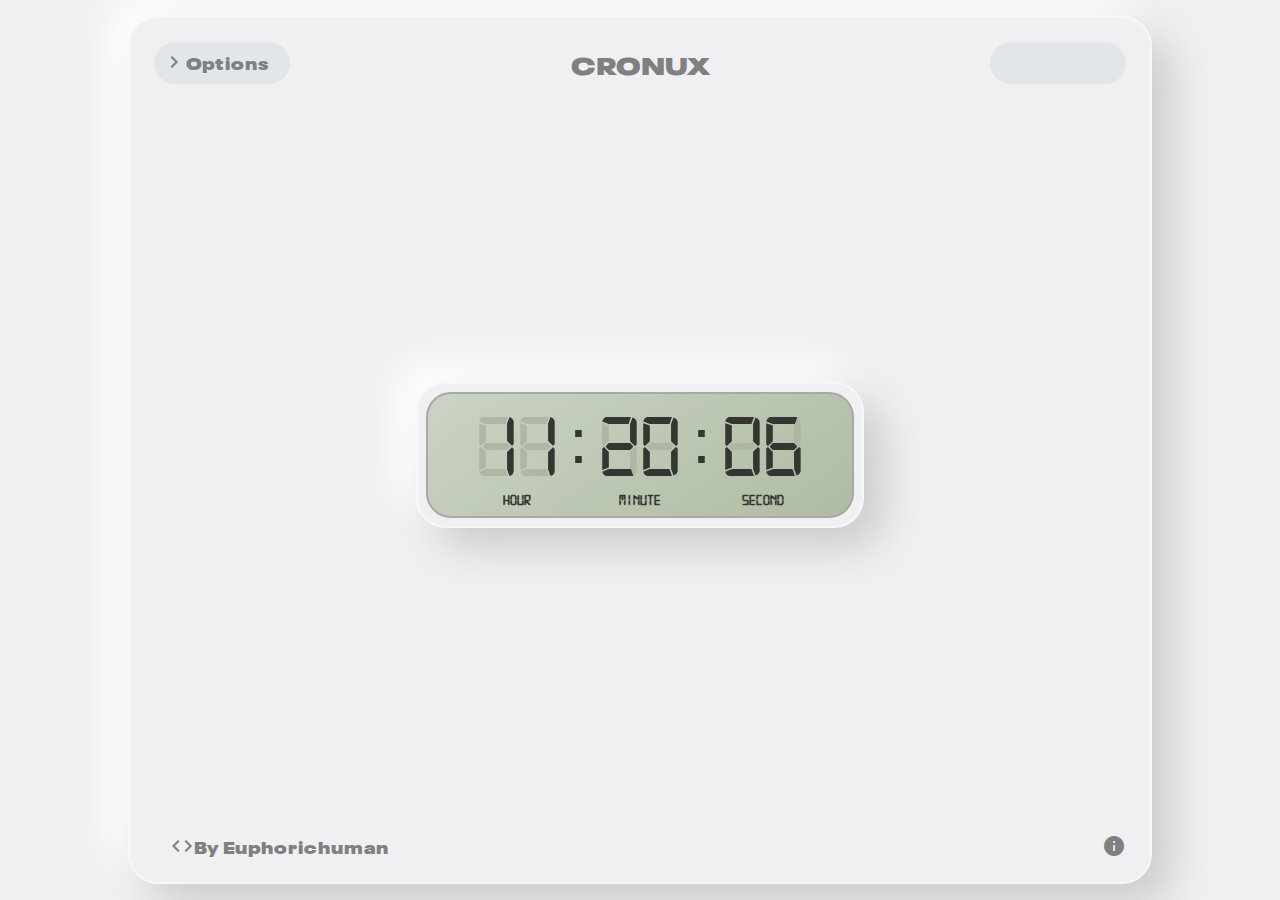
<file: clock.html>
<!DOCTYPE html>
<html lang="en">

<head>
    <meta charset="UTF-8">
    <meta http-equiv="X-UA-Compatible" content="IE=edge">
    <meta name="viewport" content="width=device-width, initial-scale=1.0">
    <title>Cronux</title>

    <!--CSS stylesheets-->
    <link rel="stylesheet" href="./css/style.css" id="general-style">
    <link rel="stylesheet" href="./css/clockStyle.css" id="clock-style">
    <link rel="stylesheet" href="./css/stopwatchStyle.css" id="stopwatch-style">
    <link rel="stylesheet" href="./css/timerStyle.css" id="timer-style">

    <link rel="stylesheet" href="https://fonts.googleapis.com/icon?family=Material+Icons">
</head>

<body>
    <div class="box">
        <header>
            <ul class="dropdown" id="dropdown">
                <div class="options-dropdown">
                    <i class="material-icons" id="dropdown-icon">chevron_right</i>
                    <input type="text" value="Options" readonly="" id="input-option">
                </div>

                <!--Options list dropdown-->
                <ul class="options" id="options">
                    <li opName="Clock"><a href="./clock.html">Clock</a></li>
                    <li opName="Stopwatch"><a href="./stopwatch.html">Stopwatch</a></li>
                    <li opNme="Timer"><a href="./timer.html">Timer</a></li>
                </ul>
            </ul>
            <p>CRONUX</p>
            <div class="dark-mode">
                <i class="material-icons" id="dark-mode" onclick="darkMode();"></i>
            </div>
        </header>
        <div class="box-clock">
            <div class="digital-clock">
                <div class="clock-field">
                    <div class="numbers">
                        <p class="hours" id="hr">00</p>
                        <p class="placeholder">88</p>
                        <p class="type">hour</p>
                    </div>
                    <div class="colon">
                        <p>:</p>
                    </div>
                    <div class="numbers">
                        <p class="minutes" id="min">00</p>
                        <p class="placeholder">88</p>
                        <p class="type">minute</p>
                    </div>
                    <div class="colon">
                        <p>:</p>
                    </div>
                    <div class="numbers">
                        <p class="seconds" id="sec">00</p>
                        <p class="placeholder">88</p>
                        <p class="type">second</p>
                    </div>
                </div>
            </div>
        </div>
        <footer>
            <div class="author-info">
                <a href="https://github.com/Euphorichuman" target="_blank" rel="noopener noreferrer" class="material-icons" id="code-icon">code</a>
                <a href="https://github.com/Euphorichuman" target="_blank" rel="noopener noreferrer" class="author-link">By Euphorichuman</a>
            </div>
            <div class="tools">
                <a href="https://github.com/Euphorichuman/TimerWeb/blob/main/README.md" target="_blank" rel="noopener noreferrer" class="material-icons" id="info-icon">info</a>
            </div>
        </footer>
    </div>
    <script src="./javascript/clockCode.js"></script>
    <script src="./javascript/darkModeCode.js"></script>

    <!-- Script to show the menu (dropdown) of options-->
    <script type="text/javascript">
        var dropdown = document.getElementById("dropdown");

        dropdown.addEventListener("click", function() {
            this.classList.toggle("show");
        });
    </script>
</body>

</html>
</file>
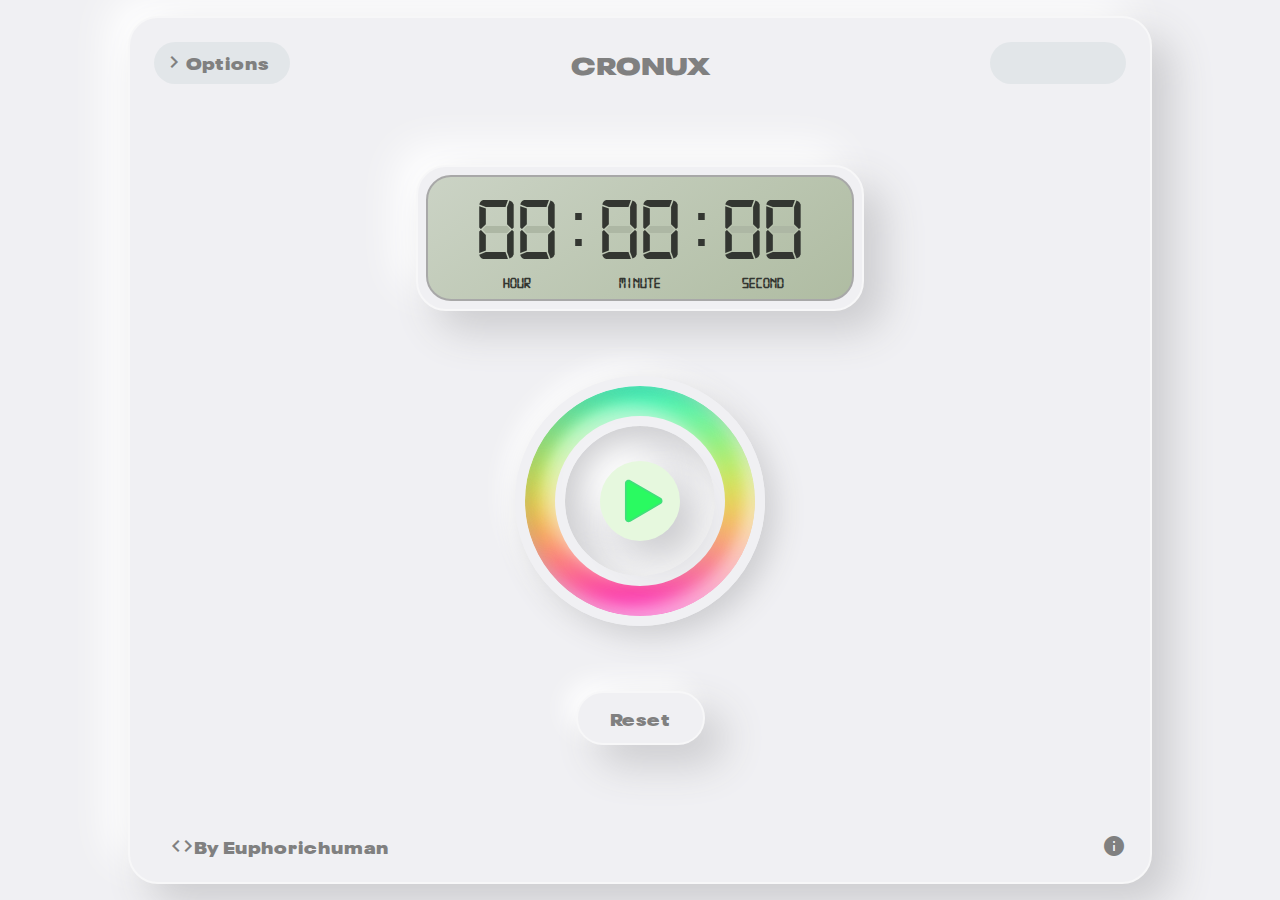
<file: stopwatch.html>
<!DOCTYPE html>
<html lang="en">

<head>
    <meta charset="UTF-8">
    <meta http-equiv="X-UA-Compatible" content="IE=edge">
    <meta name="viewport" content="width=device-width, initial-scale=1.0">
    <title>Cronux</title>

    <!--CSS stylesheets-->
    <link rel="stylesheet" href="./css/style.css" id="general-style">
    <link rel="stylesheet" href="./css/clockStyle.css" id="clock-style">
    <link rel="stylesheet" href="./css/stopwatchStyle.css" id="stopwatch-style">
    <link rel="stylesheet" href="./css/timerStyle.css" id="timer-style">

    <link rel="stylesheet" href="https://fonts.googleapis.com/icon?family=Material+Icons">
</head>

<body>
    <div class="box">
        <header>
            <ul class="dropdown" id="dropdown">
                <div class="options-dropdown">
                    <i class="material-icons" id="dropdown-icon">chevron_right</i>
                    <input type="text" value="Options" readonly="" id="input-option">
                </div>

                <!--Options list dropdown-->
                <ul class="options" id="options">
                    <li opName="Clock"><a href="./clock.html">Clock</a></li>
                    <li opName="Stopwatch"><a href="./stopwatch.html">Stopwatch</a></li>
                    <li opNme="Timer"><a href="./timer.html">Timer</a></li>
                </ul>
            </ul>
            <p>CRONUX</p>
            <div class="dark-mode">
                <i class="material-icons" id="dark-mode" onclick="darkMode();">light_mode</i>
            </div>
        </header>
        <div class="box-clock">
            <div class="digital-clock">
                <div class="clock-field">
                    <div class="numbers">
                        <p class="hours" id="hr">00</p>
                        <p class="placeholder">88</p>
                        <p class="type">hour</p>
                    </div>
                    <div class="colon">
                        <p>:</p>
                    </div>
                    <div class="numbers">
                        <p class="minutes" id="min">00</p>
                        <p class="placeholder">88</p>
                        <p class="type">minute</p>
                    </div>
                    <div class="colon">
                        <p>:</p>
                    </div>
                    <div class="numbers">
                        <p class="seconds" id="sec">00</p>
                        <p class="placeholder">88</p>
                        <p class="type">second</p>
                    </div>
                </div>
            </div>
        </div>
        <div class="outer-circle">
            <span class="circularProgressBar"></span>
            <span class="circularProgressBar"></span>
            <span class="circularProgressBar"></span>
            <span class="circularProgressBar"></span>
            <span class="circularProgressBar"></span>

            <div class="middle-circle">
                <button onclick="startStopwatch()" class="inner-circle" id="play-circle">
                    <div class="play-button" id="play">
                        <img src="./source/play.svg" alt="Play button">
                    </div>
                </button>
            </div>
        </div>
        <button class="reset-button" onclick="resetStopwatch()">Reset</button>
        <footer>
            <div class="author-info">
                <a href="https://github.com/Euphorichuman" target="_blank" rel="noopener noreferrer" class="material-icons" id="code-icon">code</a>
                <a href="https://github.com/Euphorichuman" target="_blank" rel="noopener noreferrer" class="author-link">By Euphorichuman</a>
            </div>
            <div class="tools">
                <a href="https://github.com/Euphorichuman/TimerWeb/blob/main/README.md" target="_blank" rel="noopener noreferrer" class="material-icons" id="info-icon">info</a>
            </div>
        </footer>
    </div>
    <script src="./javascript/stopwatchCode.js"></script>
    <script src="./javascript/darkModeCode.js"></script>
    <script type="text/javascript">
        var dropdown = document.getElementById("dropdown");

        dropdown.addEventListener("click", function() {
            this.classList.toggle("show");
        });
    </script>
</body>

</html>
</file>
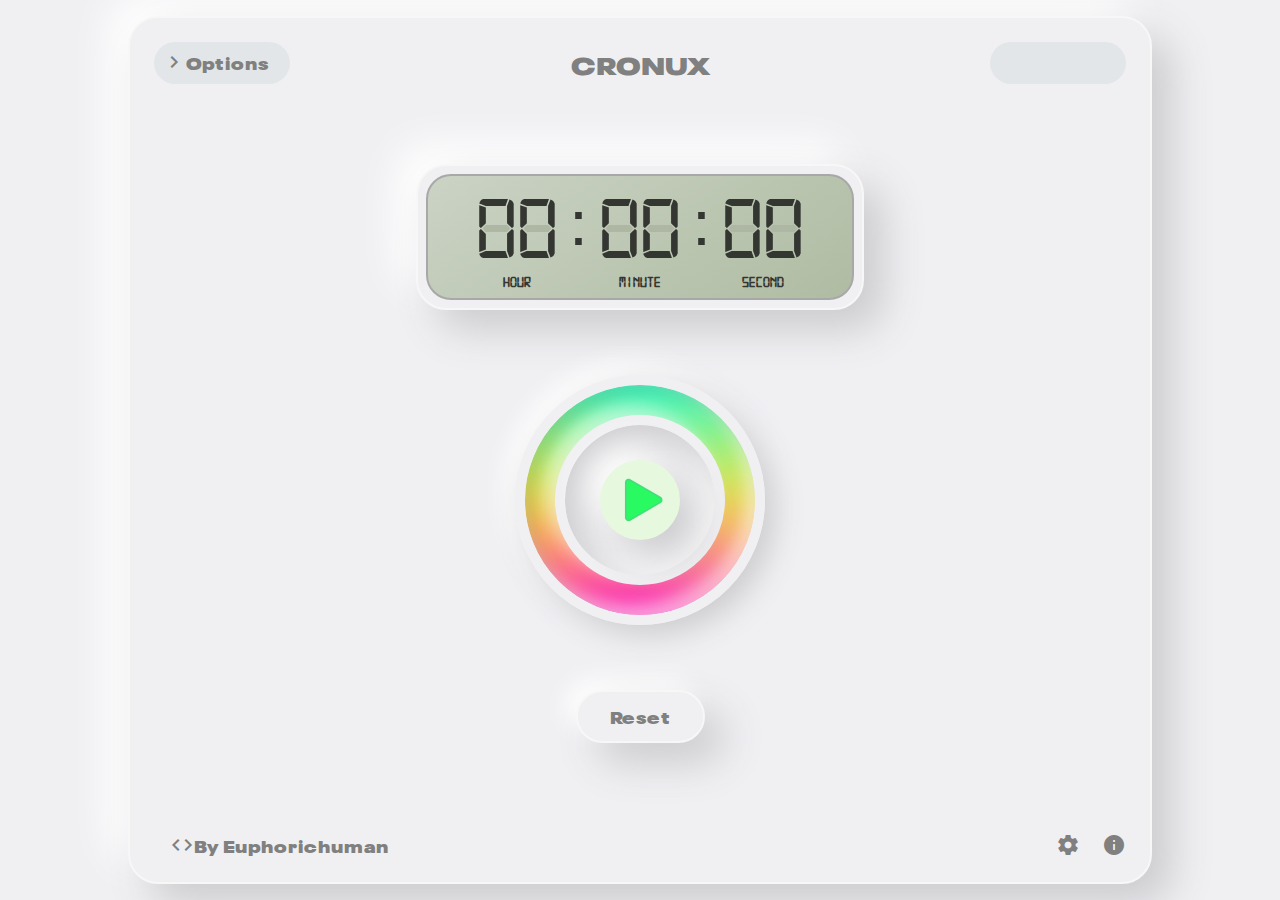
<file: timer.html>
<!DOCTYPE html>
<html lang="en">

<head>
    <meta charset="UTF-8">
    <meta http-equiv="X-UA-Compatible" content="IE=edge">
    <meta name="viewport" content="width=device-width, initial-scale=1.0">
    <title>Cronux</title>

    <!--CSS stylesheets-->
    <link rel="stylesheet" href="./css/style.css" id="general-style">
    <link rel="stylesheet" href="./css/clockStyle.css" id="clock-style">
    <link rel="stylesheet" href="./css/stopwatchStyle.css" id="stopwatch-style">
    <link rel="stylesheet" href="./css/timerStyle.css" id="timer-style">

    <link rel="stylesheet" href="https://fonts.googleapis.com/icon?family=Material+Icons">
</head>

<body>
    <div class="box">
        <header>
            <ul class="dropdown" id="dropdown">
                <div class="options-dropdown">
                    <i class="material-icons" id="dropdown-icon">chevron_right</i>
                    <input type="text" value="Options" readonly="" id="input-option">
                </div>

                <!--Options list dropdown-->
                <ul class="options" id="options">
                    <li opName="Clock"><a href="./clock.html">Clock</a></li>
                    <li opName="Stopwatch"><a href="./stopwatch.html">Stopwatch</a></li>
                    <li opNme="Timer"><a href="./timer.html">Timer</a></li>
                </ul>
            </ul>
            <p>CRONUX</p>
            <div class="dark-mode">
                <i class="material-icons" id="dark-mode" onclick="darkMode();">light_mode</i>
            </div>
        </header>

        <div class="timer-settings-box" id="timer-settings">
            <div>
                <p>Edit timer information</p>
                <button onclick="showTimerOptions()" class="material-icons" id="minimize">close</button>
            </div>
            <div>
                <p>Hours</p>
                <div class="hours-selector">
                    <button onclick="updateHours(this.id)" class="material-icons" id="sub-hr">horizontal_rule</button>
                    <p id="hours">00</p>
                    <button onclick="updateHours(this.id)" class="material-icons" id="add-hr">add</button>
                </div>
            </div>
            <div>
                <p>Minutes</p>
                <div class="minutes-selector">
                    <button onclick="updateMinutes(this.id)" class="material-icons" id="sub-min">horizontal_rule</button>
                    <p id="minutes">00</p>
                    <button onclick="updateMinutes(this.id)" class="material-icons" id="add-min">add</button>
                </div>
            </div>
            <div>
                <p>Seconds</p>
                <div class="seconds-selector">
                    <button onclick="updateSeconds(this.id)" class="material-icons" id="sub-sec">horizontal_rule</button>
                    <p id="seconds">00</p>
                    <button onclick="updateSeconds(this.id)" class="material-icons" id="add-sec">add</button>
                </div>
            </div>
            <button onclick="updateClockSettings()" class="accept-button">Accept</button>
        </div>

        <div class="box-clock">
            <div class="digital-clock">
                <div class="clock-field">
                    <div class="numbers">
                        <p class="hours" id="hr">00</p>
                        <p class="placeholder">88</p>
                        <p class="type">hour</p>
                    </div>
                    <div class="colon">
                        <p>:</p>
                    </div>
                    <div class="numbers">
                        <p class="minutes" id="min">00</p>
                        <p class="placeholder">88</p>
                        <p class="type">minute</p>
                    </div>
                    <div class="colon">
                        <p>:</p>
                    </div>
                    <div class="numbers">
                        <p class="seconds" id="sec">00</p>
                        <p class="placeholder">88</p>
                        <p class="type">second</p>
                    </div>
                </div>
            </div>
        </div>
        <div class="outer-circle">
            <span class="circularProgressBar"></span>
            <span class="circularProgressBar"></span>
            <span class="circularProgressBar"></span>
            <span class="circularProgressBar"></span>
            <span class="circularProgressBar"></span>

            <div class="middle-circle">
                <button onclick="startTimer()" class="inner-circle" id="play-circle">
                    <div class="play-button" id="play">
                        <img src="./source/play.svg" alt="Play button">
                    </div>
                </button>
            </div>
        </div>
        <button class="reset-button" onclick="resetTimer()">Reset</button>
        <footer>
            <div class="author-info">
                <a href="https://github.com/Euphorichuman" target="_blank" rel="noopener noreferrer" class="material-icons" id="code-icon">code</a>
                <a href="https://github.com/Euphorichuman" target="_blank" rel="noopener noreferrer" class="author-link">By Euphorichuman</a>
            </div>
            <div class="tools">
                <button onclick="showTimerOptions()" class="material-icons" id="settings-icon">settings</button>
                <a href="https://github.com/Euphorichuman/TimerWeb/blob/main/README.md" target="_blank" rel="noopener noreferrer" class="material-icons" id="info-icon">info</a>
                <!--<a class="material-icons" id="settings-icon">settings</a>-->
            </div>
        </footer>
    </div>
    <script src="./javascript/timerCode.js"></script>
    <script src="./javascript/darkModeCode.js"></script>
    <script type="text/javascript">
        var dropdown = document.getElementById("dropdown");

        dropdown.addEventListener("click", function() {
            this.classList.toggle("show");
        });
    </script>
</body>

</html>
</file>
<file: css/style.css>
/* Import fonts */

@import url('https://fonts.googleapis.com/css2?family=Nunito+Sans:wght@300;400&display=swap');

/*@import url('//db.onlinewebfonts.com/c/d3a85c6c38eeb78ad624d05db74526bd?family=Neue+Plak+W01');

@font-face {
    font-family: "Neue Plak W01";
    src: url("//db.onlinewebfonts.com/t/d3a85c6c38eeb78ad624d05db74526bd.eot");
    src: url("//db.onlinewebfonts.com/t/d3a85c6c38eeb78ad624d05db74526bd.eot?#iefix") format("embedded-opentype"), url("//db.onlinewebfonts.com/t/d3a85c6c38eeb78ad624d05db74526bd.woff2") format("woff2"), url("//db.onlinewebfonts.com/t/d3a85c6c38eeb78ad624d05db74526bd.woff") format("woff"), url("//db.onlinewebfonts.com/t/d3a85c6c38eeb78ad624d05db74526bd.ttf") format("truetype"), url("//db.onlinewebfonts.com/t/d3a85c6c38eeb78ad624d05db74526bd.svg#Neue Plak W01") format("svg");
}*/

@font-face {
    font-family: "Neue Plak W01";
    src: url('../source/Neue-Plak-W01-Wide-ExtraBlack.ttf');
}

@font-face {
    font-family: 'digital-7';
    src: url('../source/digital-7.ttf');
}

:root {
    /* Colors */
    --light-gray: #f0f0f3;
    --text-color: #808080;
    --highlight-color: #e2e6e9;
    --light-color: #ffffff;
    --shadow-color: #cccccf;
}

body {
    font-family: 'digital-7', sans-serif;
    background: var(--light-gray);
}

.box {
    position: absolute;
    display: flex;
    flex-direction: column;
    justify-content: space-between;
    min-height: 663px;
    min-width: 491.33px;
    left: 10%;
    right: 10%;
    top: 1rem;
    bottom: 1rem;
    z-index: 0;
    background: var(--light-gray);
    border-radius: 30px;
    border: 2px solid #f7f7f8;
    box-shadow: 20px 20px 40px var(--shadow-color), -20px -20px 40px var(--light-color);
}

header {
    display: flex;
    justify-content: space-between;
    padding: 1.5em 1.5em 1em 1.5em;
}

header p {
    font-family: 'Neue Plak W01', sans-serif;
    align-self: center;
    font-size: 25px;
    color: var(--text-color);
    margin: 0%;
}

header .dropdown {
    font-family: 'Neue Plak W01', sans-serif;
    margin: 0;
    padding: 0;
    width: 8.5em;
    height: 41.59px;
    z-index: 3;
    background: var(--highlight-color);
    border-radius: 50px;
    cursor: pointer;
}

header .dropdown .options-dropdown {
    display: flex;
    align-items: center;
    margin-top: 0.5em;
    margin-left: 0.5em;
}

header .dropdown input {
    font-family: 'Neue Plak W01', sans-serif;
    position: absolute;
    margin: 1.5em;
    padding: 0%;
    font-size: 16px;
    color: var(--text-color);
    cursor: pointer;
    border: none;
    outline: none;
    background: none;
    -webkit-appearance: none;
}

header .dropdown i {
    color: var(--text-color);
    transition: all 500ms ease-in-out;
}

.dropdown.show i {
    transform: rotate(90deg);
    transition: all 500ms ease-in-out;
}

.options {
    position: absolute;
    top: 80px;
    width: 8.5em;
    padding: 0;
    background: var(--light-gray);
    border-radius: 30px;
    border: 2px solid #f7f7f8;
    box-shadow: 20px 20px 40px var(--shadow-color), -10px -10px 20px var(--light-color);
    visibility: hidden;
    opacity: 0;
    transition: all 500ms ease-in-out;
}

.dropdown.show .options {
    visibility: visible;
    opacity: 1;
    transition: all 500ms ease-in-out;
}

.options li {
    display: flex;
    position: relative;
    padding: 0.5em 1em;
    color: var(--text-color);
    list-style-type: none;
}

.options li:first-child {
    border-top-left-radius: 30px;
    border-top-right-radius: 30px;
}

.options li:last-child {
    border-bottom-left-radius: 30px;
    border-bottom-right-radius: 30px;
}

.options li:hover {
    background-color: var(--highlight-color);
}

.options li a {
    width: 100%;
    color: var(--text-color);
    text-decoration: none;
}

header .dark-mode {
    display: flex;
    align-items: center;
    justify-content: center;
    width: 136px;
    background-color: var(--highlight-color);
    color: var(--text-color);
    border-radius: 50px;
    cursor: pointer;
}

footer {
    display: flex;
    justify-content: space-between;
    padding: 1.5em;
}

footer .author-info {
    display: flex;
    align-items: center;
}

footer div a {
    font-family: 'Neue Plak W01', sans-serif;
    color: var(--text-color);
    text-decoration: none;
}

footer div button {
    color: var(--text-color);
    background: var(--light-gray);
    border: none;
    outline: none;
    cursor: pointer;
    -webkit-appearance: none;
}

footer .tools {
    display: flex;
    align-items: center;
}

#code-icon {
    margin-left: 16px;
}

#settings-icon {
    margin-right: 16px;
}
</file>
<file: css/clockStyle.css>
.box-clock {
    align-self: center;
    background: var(--light-gray);
    border-radius: 30px;
    border: 2px solid #f7f7f8;
    box-shadow: 20px 20px 40px var(--shadow-color), -20px -20px 40px var(--light-color);
}

.digital-clock {
    margin: 8px;
    padding: 0.5rem 3rem;
    border: #a8a8a8 solid 2px;
    border-radius: 25px;
    background: linear-gradient(145deg, #cbd3c5, #afbca2);
}

.clock-field {
    display: flex;
    justify-content: space-between;
}

.clock-field div {
    display: inline-block;
    position: relative;
}

.clock-field div p {
    color: #333631;
    font-size: 90px;
    margin: 0;
    position: relative;
    z-index: 2;
}

.clock-field .numbers .placeholder {
    color: #adb7a4;
    position: absolute;
    top: 0;
    z-index: 1;
}

.clock-field .numbers .type {
    font-size: 15px;
    color: #333631;
    font-weight: bold;
    text-align: center;
    text-transform: uppercase;
}
</file>
<file: css/stopwatchStyle.css>
.outer-circle {
    position: relative;
    display: flex;
    align-self: center;
    justify-content: center;
    align-items: center;
    height: 230px;
    width: 230px;
    border-radius: 50%;
    border: var(--light-gray) solid 10px;
    overflow: hidden;
    box-shadow: 10px 10px 30px var(--shadow-color), -10px -10px 25px var(--light-color), inset 10px 10px 15px rgba(0, 0, 0, 0.1), inset -10px -10px 15px rgba(255, 255, 255, 0.5);
}

.outer-circle span {
    position: absolute;
    width: 100%;
    height: 100%;
    border-radius: 50%;
    background: linear-gradient(#14ffe9, #ffeb3b, #ff00e0);
    filter: blur(30px);
    z-index: -1;
}

@keyframes animate {
    0% {
        transform: rotate(0deg);
    }
    100% {
        transform: rotate(360deg);
    }
}

.middle-circle {
    display: flex;
    align-self: center;
    justify-content: center;
    align-items: center;
    height: 150px;
    width: 150px;
    border-radius: 50%;
    border: var(--light-gray) solid 10px;
    background: var(--light-gray);
    box-shadow: 10px 10px 415px rgba(0, 0, 0, 0.1), -10px -10px 15px rgba(255, 255, 255, 0.5), inset 20px 20px 40px var(--shadow-color), inset -15px -15px 35px var(--light-color);
}

.inner-circle {
    display: flex;
    align-self: center;
    justify-content: center;
    align-items: center;
    border: 0;
    /*border: transparent solid 5px;*/
    cursor: pointer;
    height: 80px;
    width: 80px;
    border-radius: 50%;
    background: #e6f8de;
    box-shadow: 20px 20px 40px var(--shadow-color), -15px -15px 35px var(--light-color);
    transition: 0.3s ease-out;
    -webkit-appearance: none;
}

.inner-circle:hover {
    box-shadow: 5px 5px 15px var(--shadow-color), -5px -5px 15px var(--light-color);
}

.play-button {
    width: 60px;
    height: 60px;
}

.reset-button {
    align-self: center;
    font-family: 'Neue Plak W01', sans-serif;
    font-size: 16px;
    color: var(--text-color);
    padding: 0.8em 2em;
    border-radius: 50px;
    border: 2px solid #f7f7f8;
    outline: none;
    cursor: pointer;
    transition: 0.2s ease-in-out;
    background: var(--light-gray);
    box-shadow: 20px 20px 40px var(--shadow-color), -10px -10px 25px var(--light-color);
}

.reset-button:hover {
    box-shadow: 5px 5px 15px var(--shadow-color), -5px -5px 15px var(--light-color);
}

.reset-button:active {
    box-shadow: inset 3px 3px 10px var(--shadow-color), inset -3px -3px 10px var(--light-color);
}
</file>
<file: css/timerStyle.css>
.timer-settings-box {
    position: absolute;
    display: flex;
    flex-direction: column;
    justify-content: space-between;
    top: 50%;
    left: 50%;
    transform: translate(-50%, -50%);
    z-index: 4;
    width: 347.33px;
    height: 400px;
    padding: 2em 3em;
    font-family: 'Neue Plak W01', sans-serif;
    font-size: 16px;
    color: var(--text-color);
    background-color: var(--light-gray);
    border-radius: 30px;
    border: 2px solid #f7f7f8;
    box-shadow: 20px 20px 40px var(--shadow-color), -15px -15px 30px var(--light-color);
    visibility: hidden;
    opacity: 0;
    transition: all 500ms ease-in-out;
}

.timer-settings-box.show {
    visibility: visible;
    opacity: 1;
    transition: all 500ms ease-in-out;
}

.timer-settings-box div {
    display: flex;
    flex-direction: row;
    justify-content: space-between;
}

#minimize {
    color: var(--text-color);
    border: none;
    outline: none;
    cursor: pointer;
    -webkit-appearance: none;
}

.timer-settings-box div div {
    align-items: center;
    padding-left: 20px;
    padding-right: 20px;
    width: 145px;
    border-radius: 50px;
    box-shadow: 20px 20px 40px var(--shadow-color), -10px -10px 25px var(--light-color);
}

.timer-settings-box div div button {
    height: 45px;
    width: 45px;
    /*background: transparent;*/
    background: var(--light-gray);
    color: var(--text-color);
    border: none;
    outline: none;
    cursor: pointer;
    -webkit-appearance: none;
    border-radius: 150px;
}

.timer-settings-box div div button:active {
    color: #111;
    box-shadow: inset 5px 5px 19px var(--shadow-color), inset -5px -5px 19px var(--light-color);
}

.timer-settings-box div div p {
    margin-left: 1em;
    margin-right: 1em;
}

.timer-settings-box .accept-button {
    align-self: flex-end;
    font-family: 'Neue Plak W01', sans-serif;
    font-size: 16px;
    color: var(--text-color);
    padding: 0.8em 2em;
    border-radius: 50px;
    border: 2px solid #f7f7f8;
    outline: none;
    cursor: pointer;
    -webkit-appearance: none;
    transition: 0.2s ease-in-out;
    background: var(--light-gray);
    box-shadow: 20px 20px 40px var(--shadow-color), -10px -10px 25px var(--light-color);
}

.timer-settings-box .accept-button:hover {
    box-shadow: 5px 5px 15px var(--shadow-color), -5px -5px 15px var(--light-color);
}

.timer-settings-box .accept-button:active {
    box-shadow: inset 3px 3px 10px var(--shadow-color), inset -3px -3px 10px var(--light-color);
}
</file>
